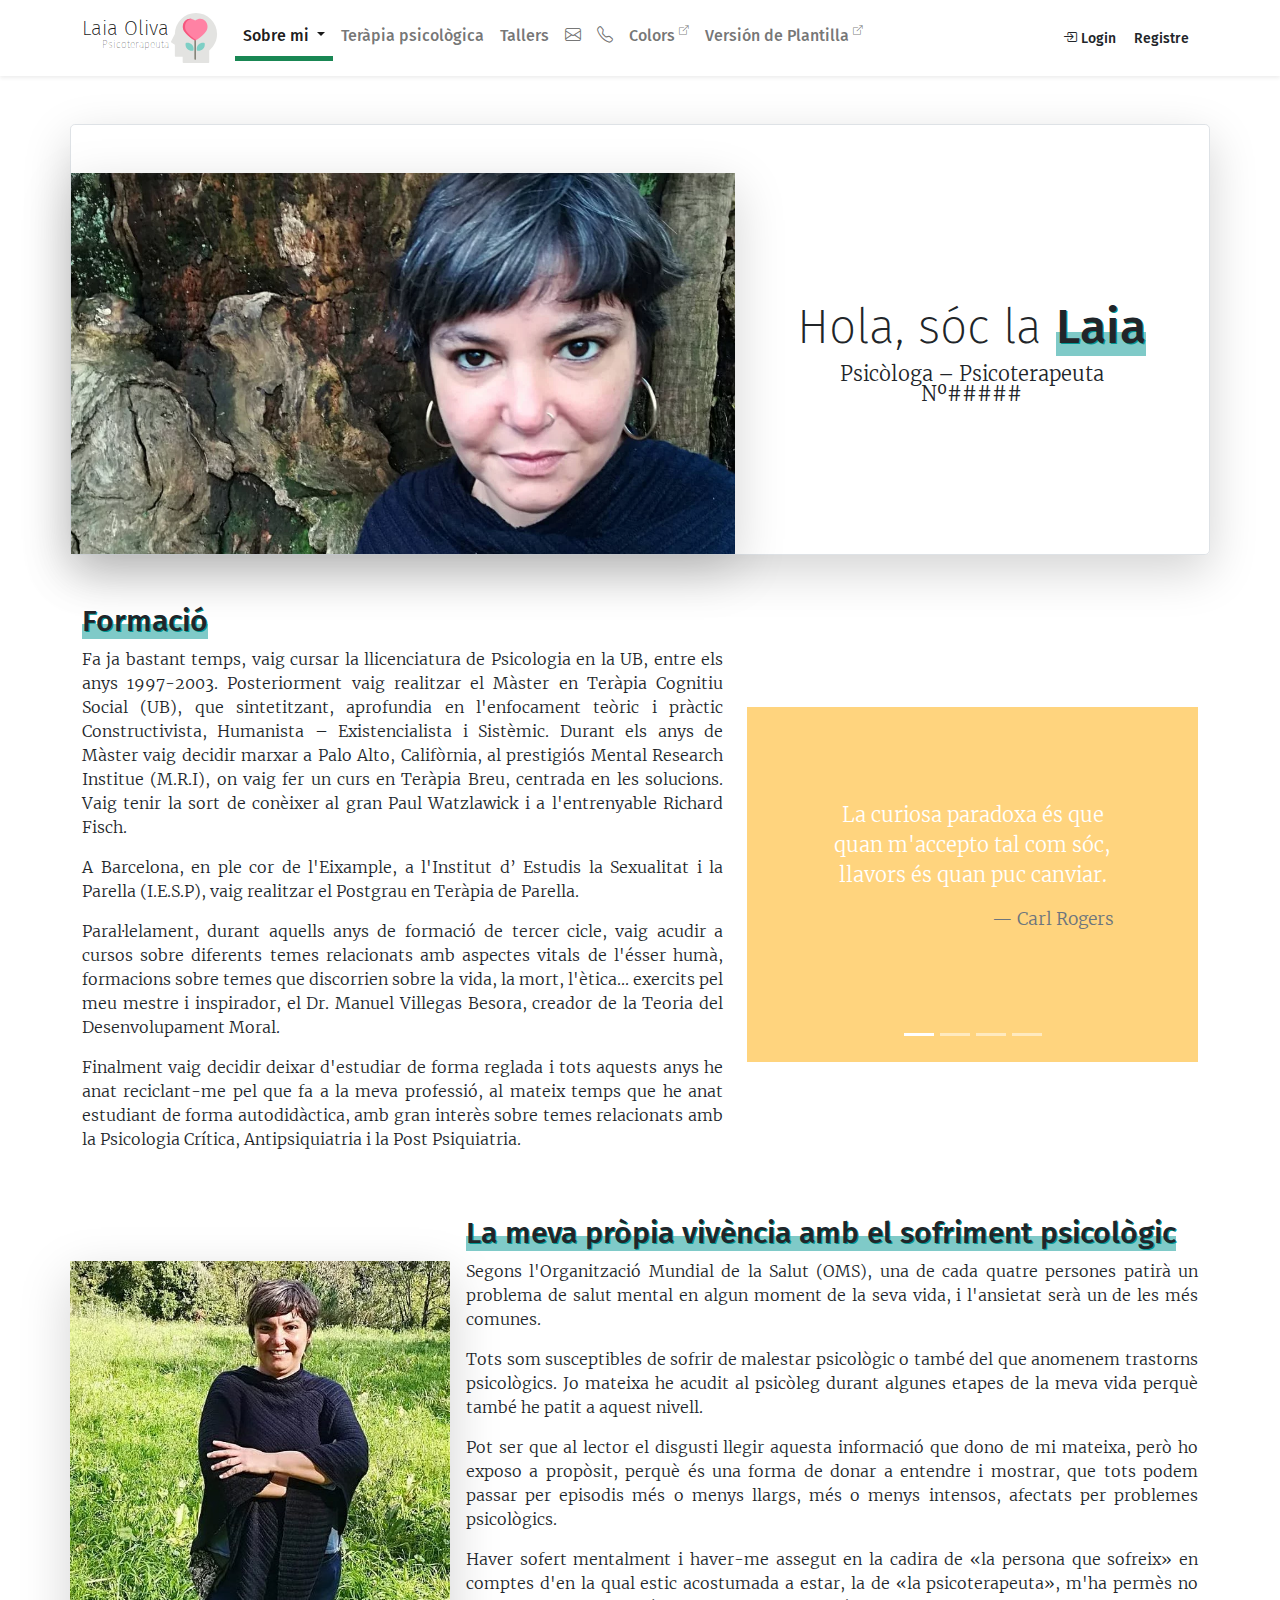
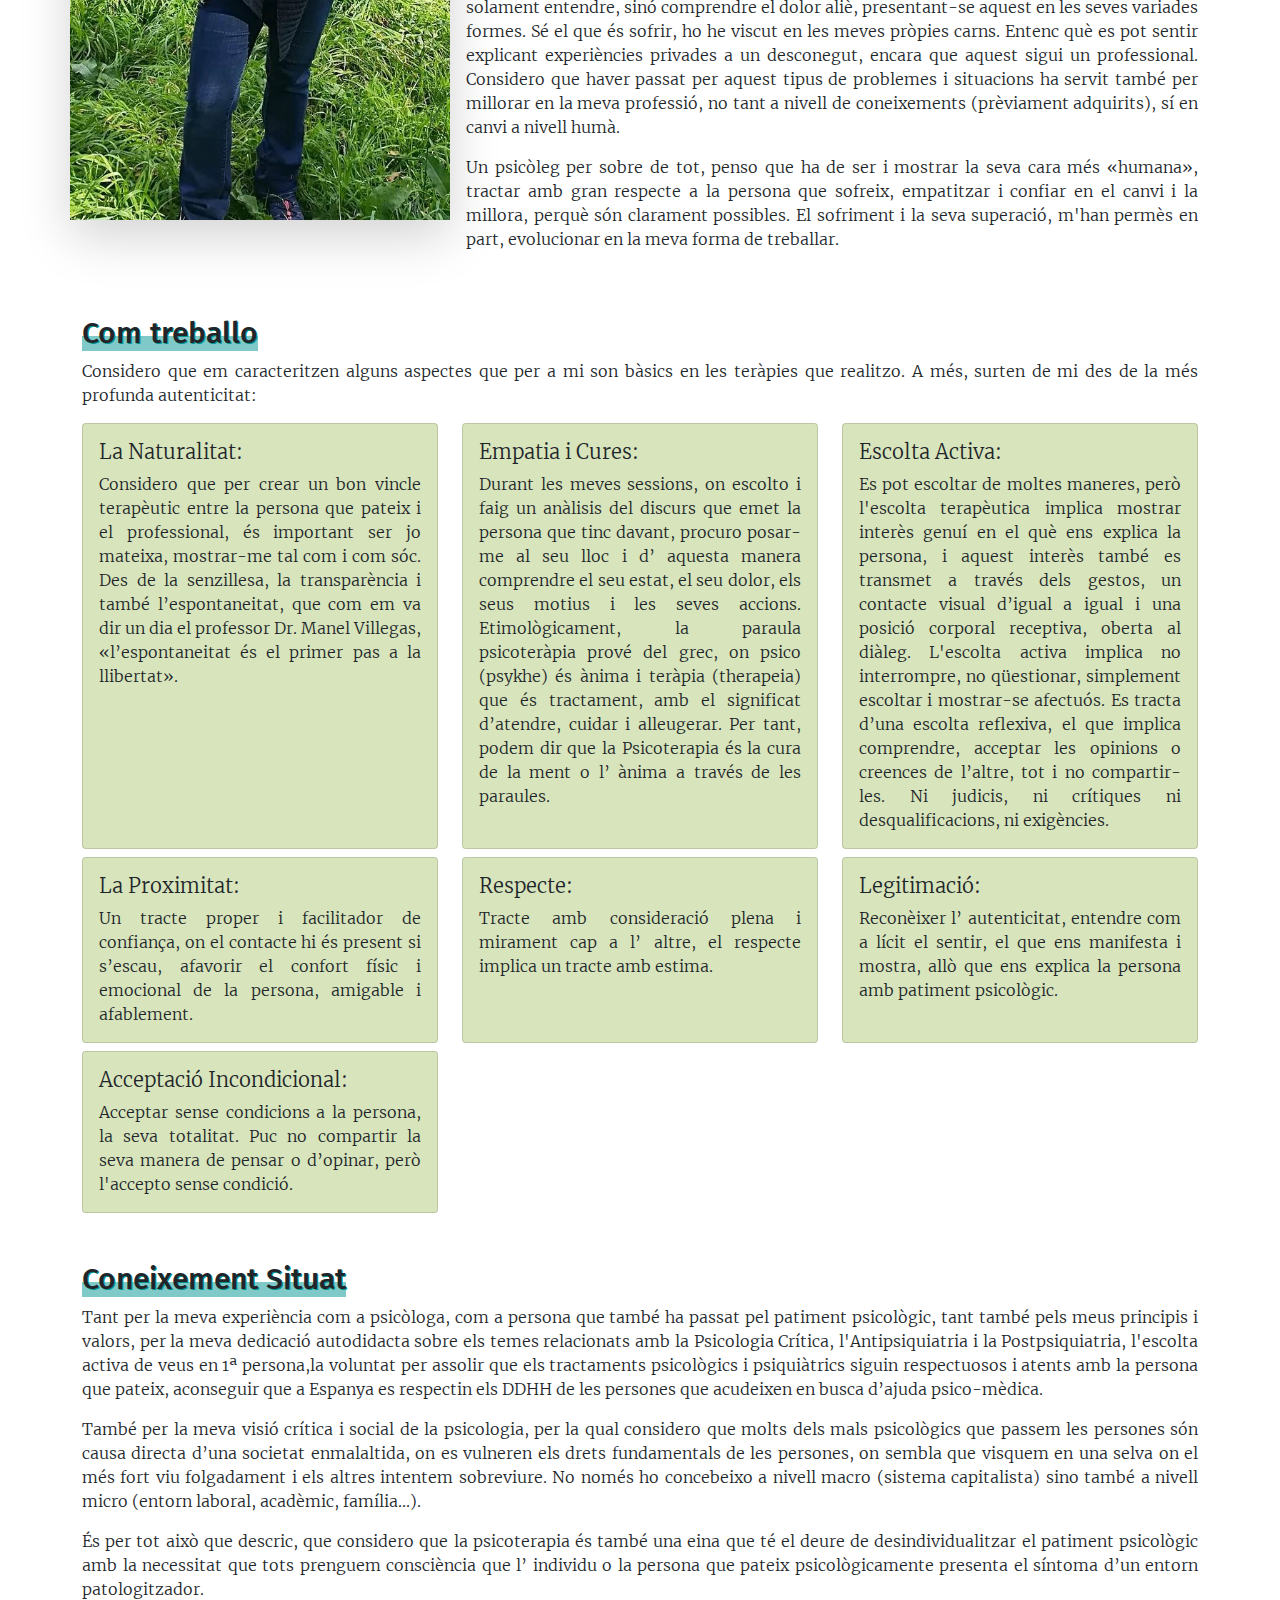
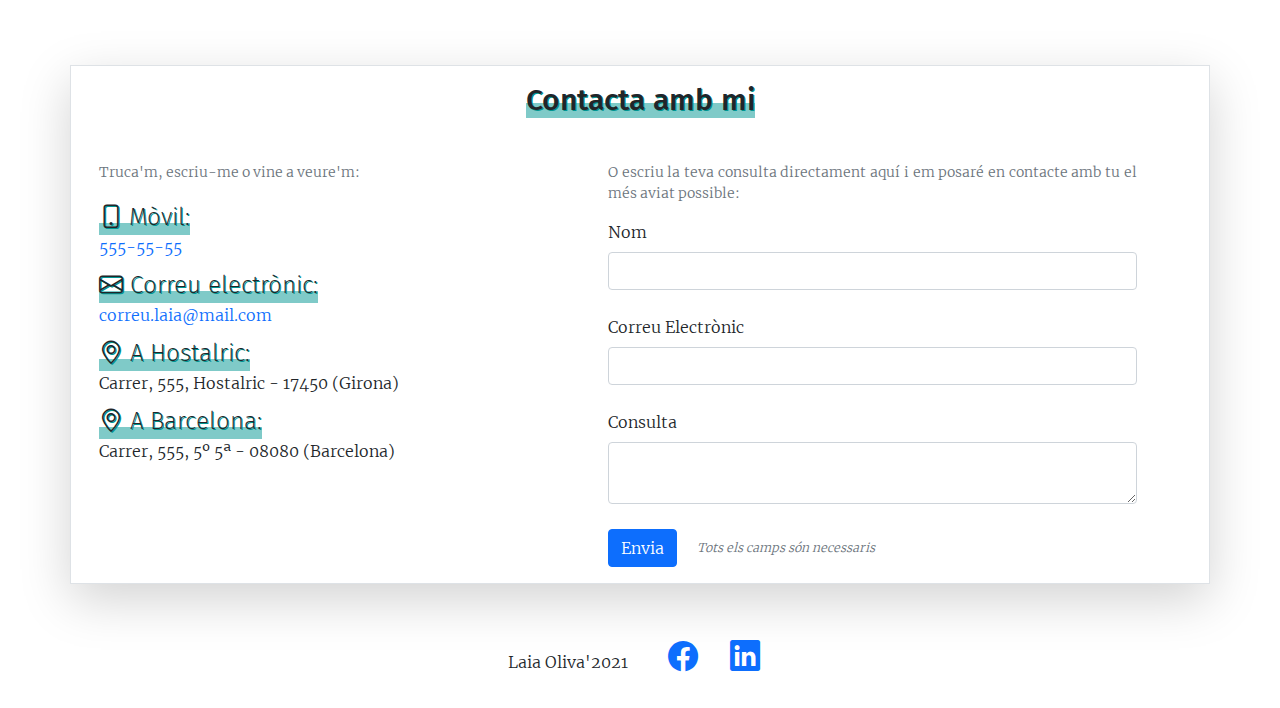
<file: index.html>
<!doctype html>
<html lang="ca">

<head>
	<meta charset="UTF-8">
	<meta name="description" content="IT Academy - Sprint 2: maquetació II (Bootstrap)">
	<meta name="keywords" content="HTML5, CSS3, Bootstrap">
	<meta name="author" content="Rubèn Nieto Perarnau">
	<link rel="apple-touch-icon" sizes="76x76" href="assets/images/favicon.png">
  	<link rel="icon" type="image/png" href="assets/images/favicon.png">
  	<meta http-equiv="X-UA-Compatible" content="IE=edge,chrome=1" />
	<meta name="viewport" content="width=device-width, initial-scale=1.0">
	<title>S2: Bootstrap - IT Academy</title>

	<!-- 
		a través de CDN: 
	-->

	<!-- Bootstrap -->
	<!-- <link href="https://cdn.jsdelivr.net/npm/bootstrap@5.0.0-beta3/dist/css/bootstrap.min.css" rel="stylesheet" integrity="sha384-eOJMYsd53ii+scO/bJGFsiCZc+5NDVN2yr8+0RDqr0Ql0h+rP48ckxlpbzKgwra6" crossorigin="anonymous"> -->

	<!-- Google Fonts -->
	<!-- <link rel="preconnect" href="https://fonts.gstatic.com"> -->
	<!-- <link href="https://fonts.googleapis.com/css2?family=Fira+Sans:wght@100;200;500;900&family=Merriweather:wght@300&display=swap" rel="stylesheet"> -->
	
	<!-- Bootstrap ICONS -->
	<!-- <link rel="stylesheet" href="https://cdn.jsdelivr.net/npm/bootstrap-icons@1.4.1/font/bootstrap-icons.css"> -->

	<!-- 
		local:
	-->
	
	<!-- Bootstrap -->
	<link href="assets/css/bootstrap.min.css" rel="stylesheet" type="text/css">

	<!-- Fonts -->
	<link href="assets/css/fonts.css" rel="stylesheet" type="text/css">

	<!-- Bootstrap ICONS -->
	<link href="assets/css/bootstrap-icons.css" rel="stylesheet" type="text/css">

	<!-- Els meus estils -->
	<link href="assets/css/styles.css" rel="stylesheet" type="text/css">


</head>

<body>
	<!-- Login Modal -->
	<div class="modal fade" id="loginModal" tabindex="-1" aria-labelledby="loginModalLabel" aria-hidden="true">
		<div class="modal-dialog modal-dialog-centered">
			<div class="modal-content">
				<div class="modal-header">
					<h5 class="modal-title" id="loginModalLabel">Login</h5>
					<button type="button" class="btn-close" data-bs-dismiss="modal" aria-label="Tancar"></button>
				</div>
				<div class="modal-body">
					<form>
						<label for="loginUsername" class="form-label">Nom d'usuari o email:</label>
						<div class="input-group mb-3">
							<span class="input-group-text"><i class="bi bi-person"></i></span>
							<span class="input-group-text"><i class="bi bi-at"></i></span>
							<input type="text" class="form-control" placeholder="" aria-label="Usuari" aria-describedby="loginUsername" id="loginUsername" required>
						</div>
						<label for="loginPassword" class="form-label">Contrasenya:</label>
						<div class="input-group mb-3">
							<span class="input-group-text"><i class="bi bi-asterisk"></i></span>
							<input type="password" class="form-control" placeholder="" aria-label="Password" aria-describedby="loginPassword" id="loginPassword" required>
						</div>
					</form>
				</div>
				<div class="modal-footer">
					<button type="button" class="btn btn-secondary" data-bs-dismiss="modal" data-bs-toggle="modal"
						data-bs-target="#registreModal">Registre</button>
					<button type="button" class="btn btn-primary" data-bs-dismiss="modal">Entra</button>
				</div>
			</div>
		</div>
	</div>
	<!-- Registre Modal -->
	<div class="modal fade" id="registreModal" tabindex="-1" aria-labelledby="registreModalLabel" aria-hidden="true">
		<div class="modal-dialog modal-dialog-centered">
			<div class="modal-content">
				<div class="modal-header">
					<h5 class="modal-title" id="registreModalLabel">Registre</h5>
					<button type="button" class="btn-close" data-bs-dismiss="modal" aria-label="Tancar"></button>
				</div>
				<div class="modal-body">
					<form>
						<label for="registreUsername" class="form-label">Nom d'usuari:</label>
						<div class="input-group mb-3">
							<span class="input-group-text"><i class="bi bi-person"></i></span>
							<input type="text" class="form-control" placeholder="" aria-label="Nom d'usuari" aria-describedby="registreUsername" id="registreUsername" required>
						</div><label for="registreEmail" class="form-label">Correu electrònic:</label>
						<div class="input-group mb-3">
							<span class="input-group-text"><i class="bi bi-at"></i></span>
							<input type="text" class="form-control" placeholder="" aria-label="Nom d'usuari" aria-describedby="registreEmail" id="registreEmail" required>
						</div>
						<label for="registrePassword" class="form-label">Contrasenya:</label>
						<div class="input-group mb-3">
							<span class="input-group-text"><i class="bi bi-asterisk"></i></span>
							<input type="password" class="form-control" placeholder="" aria-label="Password" aria-describedby="registrePassword" id="registrePassword">
						</div>
					</form>
				</div>
				<div class="modal-footer">
					<button type="button" class="btn btn-secondary" data-bs-dismiss="modal" data-bs-toggle="modal"
						data-bs-target="#loginModal">Login</button>
					<button type="button" class="btn btn-primary" data-bs-dismiss="modal">Registra't!</button>
				</div>
			</div>
		</div>
	</div>
	<header>
		<nav class="navbar navbar-expand-lg navbar-light bg-light shadow-sm max-height-100">
			<div class="container">
				<a class="navbar-brand" href="#">
					<img src="assets/images/emotions.svg" alt="Logotip" height="50">
					<div class="float-start text-logo">
						<p>Laia Oliva</p>
						<p>Psicoterapeuta</p>
					</div>
				</a>
				<button class="navbar-toggler" type="button" data-bs-toggle="collapse"
					data-bs-target="#navbarSupportedContent" aria-controls="navbarSupportedContent"
					aria-expanded="false" aria-label="Toggle navigation">
					<span class="navbar-toggler-icon"></span>
				</button>
				<div class="collapse navbar-collapse" id="navbarSupportedContent">
					<ul class="navbar-nav me-auto mb-2 mb-lg-0 nav-pills">
						<li class="nav-item dropdown">
							<a class="nav-link dropdown-toggle active" href="index.html" id="navbarDropdown" role="button"
								data-bs-toggle="dropdown" aria-expanded="false">Sobre mi
							</a>
							<ul class="dropdown-menu" aria-labelledby="navbarDropdown">
								<li><a class="dropdown-item" href="index.html#formacio">Formació</a></li>
								<li><a class="dropdown-item" href="index.html#propia-experiencia">Pròpia vivència</a>
								</li>
								<li><a class="dropdown-item" href="index.html#com-treballo">Com treballo</a></li>
								<li><a class="dropdown-item" href="index.html#coneixement-situat">Coneixement situat</a>
								</li>
							</ul>
						</li>
						<li class="nav-item">
							<a class="nav-link" href="#">Teràpia psicològica</a>
						</li>
						<li class="nav-item">
							<a class="nav-link" href="#">Tallers</a>
						</li>
						<li class="nav-item">
							<a class="nav-link" href="index.html#contacte"><i class="bi bi-envelope"></i></a>
						</li>
						<li class="nav-item">
							<a class="nav-link" href="#"><i class="bi bi-telephone"></i></a>
						</li>
						<li class="nav-item">
							<a class="nav-link" href="colors.html">Colors <small class="align-top"><i class="bi bi-box-arrow-up-right"></i></small></a>
						</li>
						<li class="nav-item">
							<a class="nav-link" href="plantilla.html" target="_blank">Versión de Plantilla <small class="align-top"><i class="bi bi-box-arrow-up-right"></i></small></a>
						</li>
					</ul>
				</div>
				<form class="d-flex">
					<button class="btn btn-sm" type="button" data-bs-toggle="modal" data-bs-target="#loginModal">
						<i class="bi bi-box-arrow-in-right"></i> Login
					</button>
					<button class="btn btn-sm" type="button" data-bs-toggle="modal" data-bs-target="#registreModal">
						Registre
					</button>
				</form>
			</div>
		</nav>
	</header>
	<main class="container-fluid">
		<header class="container mt-5">
			<div class="row pb-0 pt-lg-5 align-items-center rounded-3 border shadow-lg">
				<div class="col-lg-5 p-3 p-lg-4 pt-lg-3">
					<h1 class="display-5 lh-5 text-center">Hola, sóc la <strong>Laia</strong></h1>
					<p class="lead lh-1 text-center">
						Psicòloga – Psicoterapeuta<br />
						Nº#####
					</p>
				</div>
				<div class="col-lg-7 order-lg-first p-0 overflow-hidden shadow-lg">
					<div class="overflow-hidden">
						<img class="d-block rounded-lg-3 rounded-xlg-5 img-fluid" src="assets/images/laia1.webp"
							alt="Foto Laia Oliva">
					</div>
				</div>
			</div>
		</header>
		<!-- Sobre Mi -->
		<section class="container mt-5">
			<!-- Formació -->
			<div class="row align-items-center">
				<div class="col-lg-7">
					<h2 id="formacio"><strong>Formació</strong></h2>
					<p> Fa ja bastant temps, vaig cursar la llicenciatura de Psicologia en la UB, entre els anys
						1997-2003.
						Posteriorment vaig realitzar el Màster en Teràpia Cognitiu Social (UB), que sintetitzant,
						aprofundia
						en l'enfocament teòric i pràctic Constructivista, Humanista – Existencialista i Sistèmic.
						Durant els anys de Màster vaig decidir marxar a Palo Alto, Califòrnia, al prestigiós Mental
						Research
						Institue (M.R.I), on vaig fer un curs en Teràpia Breu, centrada en les solucions.
						Vaig tenir la sort de conèixer al gran Paul Watzlawick i a l'entrenyable Richard Fisch.
					</p>
					<p>
						A Barcelona, en ple cor de l'Eixample, a l'Institut d’ Estudis la Sexualitat i la Parella
						(I.E.S.P),
						vaig realitzar el Postgrau en Teràpia de Parella.
					</p>
					<p>
						Paral·lelament, durant aquells anys de formació de tercer cicle, vaig acudir a cursos sobre
						diferents
						temes relacionats amb aspectes vitals de l'ésser humà, formacions sobre temes que discorrien
						sobre la
						vida, la mort, l'ètica... exercits pel meu mestre i inspirador, el Dr. Manuel Villegas Besora,
						creador
						de la Teoria del Desenvolupament Moral.
					</p>
					<p>
						Finalment vaig decidir deixar d'estudiar de forma reglada i tots aquests anys he anat
						reciclant-me pel
						que fa a la meva professió, al mateix temps que he anat estudiant de forma autodidàctica, amb
						gran
						interès sobre temes relacionats amb la Psicologia Crítica, Antipsiquiatria i la Post
						Psiquiatria.
					</p>
				</div>
				<div class="col-lg-5">
					<div id="carouselFrases" class="carousel slide carousel-fade" data-bs-ride="carousel">
						<div class="carousel-indicators">
							<button type="button" data-bs-target="#carouselFrases" data-bs-slide-to="0" class="active"
								aria-current="true" aria-label="Frase 1"></button>
							<button type="button" data-bs-target="#carouselFrases" data-bs-slide-to="1"
								aria-label="Frase 2"></button>
							<button type="button" data-bs-target="#carouselFrases" data-bs-slide-to="2"
								aria-label="Frase 3"></button>
							<button type="button" data-bs-target="#carouselFrases" data-bs-slide-to="3"
								aria-label="Frase 4"></button>
						</div>
						<div class="carousel-inner">
							<div class="carousel-item active">
								<img src="assets/images/frase1.jpg" class="d-block w-100" alt="Fons Frase 1">
								<div class="carousel-caption d-flex align-items-center top-0">
									<div class="card-body">
										<blockquote class="blockquote">
											<p>La curiosa paradoxa és que quan m'accepto tal com sóc, llavors és quan
												puc canviar.</p>
											<footer class="blockquote-footer mt-3 text-end">Carl Rogers</footer>
										</blockquote>
									</div>
								</div>
							</div>
							<div class="carousel-item">
								<img src="assets/images/frase2.jpg" class="d-block w-100" alt="Fons Frase 2">
								<div class="carousel-caption d-flex align-items-center top-0">
									<div class="card-body">
										<blockquote class="blockquote">
											<p>La veritable felicitat està en acceptar-se un mateix i entrar en contacte
												amb un mateix.</p>
											<footer class="blockquote-footer mt-3 text-end">Carl Rogers</footer>
										</blockquote>
									</div>
								</div>
							</div>
							<div class="carousel-item">
								<img src="assets/images/frase3.jpg" class="d-block w-100" alt="Fons Frase 3">
								<div class="carousel-caption d-flex align-items-center top-0">
									<div class="card-body">
										<blockquote class="blockquote mb-0">
											<p>Una persona, en descubrir que és estimada per ser com és, no pel que
												pretèn ser, sentirà que mereix respecte i amor.</p>
											<footer class="blockquote-footer mt-3 text-end">Carl Rogers</footer>
										</blockquote>
									</div>
								</div>
							</div>
							<div class="carousel-item">
								<img src="assets/images/frase4.jpg" class="d-block w-100" alt="Fons Frase 4">
								<div class="carousel-caption d-flex align-items-center top-0">
									<div class="card-body">
										<blockquote class="blockquote mb-0">
											<p>La bona vida és un procés, no un estat del ser. Es tracta d'una direcció,
												no d'un
												destí.</p>
											<footer class="blockquote-footer mt-3 text-end">Carl Rogers</footer>
										</blockquote>
									</div>
								</div>
							</div>
						</div>
					</div>
				</div>
			</div>
			<!-- Pròpia experiència -->
			<div class="row mt-5 align-items-center">
				<div class="col-lg-8 ps-lg-3">
					<h2 id="propia-experiencia"><strong>La meva pròpia vivència amb el sofriment psicològic</strong>
					</h2>
					<p>
						Segons l'Organització Mundial de la Salut (OMS), una de cada quatre persones patirà un problema
						de salut mental en algun moment de la seva vida, i l'ansietat serà un de les més comunes.
					</p>
					<p>
						Tots som susceptibles de sofrir de malestar psicològic o també del que anomenem trastorns
						psicològics. Jo mateixa he acudit al psicòleg durant algunes etapes de la meva vida perquè també
						he patit a
						aquest nivell.
					</p>
					<p>
						Pot ser que al lector el disgusti llegir aquesta informació que dono de mi mateixa, però ho
						exposo a propòsit, perquè és una forma de donar a entendre i mostrar, que tots podem passar
						per episodis més o menys llargs, més o menys intensos, afectats per problemes psicològics.
					</p>
					<p>
						Haver sofert mentalment i haver-me assegut en la cadira de «la persona que sofreix» en comptes
						d'en la qual estic acostumada a estar, la de «la psicoterapeuta», m'ha permès no solament
						entendre, sinó comprendre el dolor aliè, presentant-se aquest en les seves variades formes. Sé
						el que és sofrir, ho he viscut en les
						meves pròpies carns.
						Entenc què es pot sentir explicant experiències privades a un desconegut, encara que aquest
						sigui un
						professional.
						Considero que haver passat per aquest tipus de problemes i situacions ha servit també per
						millorar en la meva professió, no tant a nivell de coneixements (prèviament adquirits), sí en
						canvi a nivell humà.
					</p>
					<p>
						Un psicòleg per sobre de tot, penso que ha de ser i mostrar la seva cara més «humana», tractar
						amb
						gran respecte
						a la persona que sofreix, empatitzar i confiar en el canvi i la millora, perquè són clarament
						possibles.
						El sofriment i la seva superació, m'han permès en part, evolucionar en la meva forma de
						treballar.
					</p>
				</div>
				<div class="col-lg-4 order-lg-first p-0 shadow-lg">
					<picture>
						<source media="(min-width:992px)" srcset="assets/images/laia3-v.jpg">
						<img class="img-fluid" src="assets/images/laia2.jpg" alt="Foto Laia Oliva">
					</picture>
				</div>
			</div>
			<!-- Com Treballo -->
			<div class="row mt-5">
				<h2 id="com-treballo"><strong>Com treballo</strong></h2>
				<p>
					Considero que em caracteritzen alguns aspectes que per a mi son bàsics en les teràpies que
					realitzo. A més, surten de mi des de la més profunda autenticitat:
				</p>
			</div>
			<div class="row row-cols-auto row-cols-lg-3 row-cols-xxl-4 gy-2">
				<div class="col d-flex align-items-stretch">
					<div class="card bg-color2">
						<div class="card-body">
							<h5 class="card-title">La Naturalitat:</h5>
							<p class="card-text">Considero que per crear un bon vincle terapèutic entre la persona que
								pateix i el
								professional,
								és important ser jo mateixa, mostrar-me tal com i com sóc. Des de la senzillesa, la
								transparència
								i també l’espontaneitat, que com em va dir un dia el professor Dr. Manel Villegas,
								«l’espontaneitat
								és el primer pas a la llibertat».</p>
						</div>
					</div>
				</div>
				<div class="col d-flex align-items-stretch">
					<div class="card bg-color2">
						<div class="card-body">
							<h5 class="card-title">Empatia i Cures:</h5>
							<p class="card-text">Durant les meves sessions, on escolto i faig un anàlisis del discurs
								que emet la persona que
								tinc davant,
								procuro posar-me al seu lloc i d’ aquesta manera comprendre el seu estat, el seu dolor,
								els
								seus motius i
								les seves accions. Etimològicament, la paraula psicoteràpia prové del grec, on psico
								(psykhe) és ànima i
								teràpia (therapeia) que és tractament, amb el significat d’atendre, cuidar i alleugerar.
								Per
								tant, podem dir
								que la Psicoterapia és la cura de la ment o l’ ànima a través de les paraules.</p>
						</div>
					</div>
				</div>
				<div class="col d-flex align-items-stretch">
					<div class="card bg-color2">
						<div class="card-body">
							<h5 class="card-title">Escolta Activa:</h5>
							<p class="card-text">Es pot escoltar de moltes maneres, però l'escolta terapèutica
								implica mostrar interès
								genuí en el què ens explica la persona, i aquest interès també es transmet a través
								dels
								gestos, un contacte visual d’igual a igual i una posició corporal receptiva, oberta
								al
								diàleg. L'escolta activa implica no interrompre, no qüestionar, simplement escoltar
								i
								mostrar-se afectuós. Es tracta d’una escolta reflexiva, el que implica comprendre,
								acceptar les opinions o creences de l’altre, tot i no compartir-les. Ni judicis,
								ni crítiques ni desqualificacions, ni exigències.</p>
						</div>
					</div>
				</div>
				<div class="col d-flex align-items-stretch">
					<div class="card bg-color2">
						<div class="card-body">
							<h5 class="card-title">La Proximitat:</h5>
							<p class="card-text">Un tracte proper i facilitador de confiança, on el contacte hi és
								present si s’escau,
								afavorir el confort físic i emocional de la persona, amigable i afablement.
							</p>
						</div>
					</div>
				</div>
				<div class="col d-flex align-items-stretch">
					<div class="card bg-color2">
						<div class="card-body">
							<h5 class="card-title">Respecte:</h5>
							<p class="card-text">Tracte amb consideració plena i mirament cap a l’ altre, el respecte
								implica un tracte amb
								estima.</p>
						</div>
					</div>
				</div>
				<div class="col d-flex align-items-stretch">
					<div class="card bg-color2">
						<div class="card-body">
							<h5 class="card-title">Legitimació:</h5>
							<p class="card-text">Reconèixer l’ autenticitat, entendre com a lícit el sentir, el que ens
								manifesta i mostra,
								allò que
								ens explica la persona amb patiment psicològic.</p>
						</div>
					</div>
				</div>
				<div class="col d-flex align-items-stretch">
					<div class="card bg-color2">
						<div class="card-body">
							<h5 class="card-title">Acceptació Incondicional:</h5>
							<p class="card-text">Acceptar sense condicions a la persona, la seva totalitat. Puc no
								compartir la seva manera
								de pensar
								o d’opinar, però l'accepto sense condició.</p>
						</div>
					</div>
				</div>
			</div>
			<!-- Coneixement Situat -->
			<div class="row mt-5">
				<h2 id="coneixement-situat"><strong>Coneixement Situat</strong></h2>
				<p>
					Tant per la meva experiència com a psicòloga, com a persona que també ha passat pel patiment
					psicològic, tant també pels meus principis i valors, per la meva dedicació autodidacta sobre
					els temes relacionats amb la Psicologia Crítica, l'Antipsiquiatria i la Postpsiquiatria,
					l'escolta activa de veus en 1ª persona,la voluntat per assolir que els tractaments psicològics
					i psiquiàtrics siguin respectuosos i atents amb la persona que pateix, aconseguir que a Espanya
					es respectin els DDHH de les persones que acudeixen en busca d’ajuda psico-mèdica.
				</p>
				<p>
					També per la meva visió crítica i social de la psicologia, per la qual considero que molts dels mals
					psicològics que passem les persones són causa directa d’una societat enmalaltida, on es
					vulneren els drets fundamentals de les persones, on sembla que visquem en una selva on el més
					fort viu folgadament i els altres intentem sobreviure. No només ho concebeixo a nivell macro
					(sistema capitalista) sino també a nivell micro (entorn laboral, acadèmic, família...).
				</p>
				<p>
					És per tot això que descric, que considero que la psicoterapia és també una eina que té el
					deure de desindividualitzar el patiment psicològic amb la necessitat que tots prenguem
					consciència que l’ individu o la persona que pateix psicològicamente presenta el síntoma d’un
					entorn patologitzador.
				</p>
			</div>
		</section>
		<section class="container my-5 border shadow-lg" id="contacte">
			<div class="row p-3 text-center">
				<h2><strong>Contacta amb mi</strong></h2>
			</div>
			<div class="row p-3 gap-5">
				<div class="col-lg-5">
					<p class="form-text mb-3">Truca'm, escriu-me o vine a veure'm:</p>
					<address>
						<dl>
							<dt><i class="bi bi-phone"></i> Mòvil:</dt>
							<dd><a href="#">555-55-55</a></dd>
							<dt><i class="bi bi-envelope"></i> Correu electrònic:</dt>
							<dd><a href="mailto:#">correu.laia@mail.com</a></dd>
							<dt><i class="bi bi-geo-alt"></i> A Hostalric:</dt>
							<dd>Carrer, 555, Hostalric - 17450 (Girona)</dd>
							<dt><i class="bi bi-geo-alt"></i> A Barcelona:</dt>
							<dd>Carrer, 555, 5º 5ª - 08080 (Barcelona)</dd>
						</dl>
					</address>
				</div>
				<div class="col-lg-6">
					<form>
						<p class="mb-3 form-text">O escriu la teva consulta directament aquí i em posaré en contacte amb
							tu el més aviat possible:</p>
						<div>
							<label for="inputNom" class="form-label">Nom</label>
							<input type="text" class="form-control" id="inputNom" aria-describedby="nomHelp" required>
							<div id="nomHelp" class="form-text invisible"><small>Escriu el teu nom per dirigir-me a
									tu.</small>
							</div>
						</div>
						<div>
							<label for="inputEmail" class="form-label">Correu Electrònic</label>
							<input type="email" class="form-control" id="inputEmail" aria-describedby="emailHelp"
								required>
							<div id="emailHelp" class="form-text invisible"><small>Mai comparteixo l'email amb ningú
									més.</small>
							</div>
						</div>
						<div>
							<label for="inputConsulta" class="form-label">Consulta</label>
							<textarea type="text" class="form-control" id="inputConsulta"
								aria-describedby="consultaHelp"></textarea>
							<div id="AssumpteHelp" class="form-text invisible"><small>Escriu aquí la teva
									consulta.</small></div>
						</div>
						<div class="justify-content-end">
							<button type="submit" class="btn btn-primary">Envia</button>
							<span id="passwordHelpInline" class="form-text ps-3"><small><em>Tots els camps són
										necessaris</em></small></span>
						</div>
					</form>
				</div>
			</div>
		</section>
	</main>
	<footer class="container mb-3">
		<div class="row align-items-center">
			<div class="col-6">
				<ul class="nav justify-content-end">
					<li class="nav-item">
						Laia Oliva'2021
					</li>
				</ul>
			</div>
			<div class="col-6">
				<ul class="nav justify-content-start">
					<li class="nav-item">
						<h2><a href="#" class="nav-link"><i class="bi bi-facebook"></i></a></h2>
					</li>
					<li class="nav-item">
						<h2><a href="#" class="nav-link"><i class="bi bi-linkedin"></i></a></h2>
					</li>
				</ul>
			</div>
		</div>
	</footer>
	<!-- Bootstrap JS Bundle with Popper -->
	<!-- CDN-->
	<!-- <script src="https://cdn.jsdelivr.net/npm/bootstrap@5.0.0-beta3/dist/js/bootstrap.bundle.min.js" integrity="sha384-JEW9xMcG8R+pH31jmWH6WWP0WintQrMb4s7ZOdauHnUtxwoG2vI5DkLtS3qm9Ekf" crossorigin="anonymous"></script> -->
	<!-- local -->
	<script src="assets/js/bootstrap.bundle.min.js" type="text/javascript"></script>
</body>

</html>
</file>
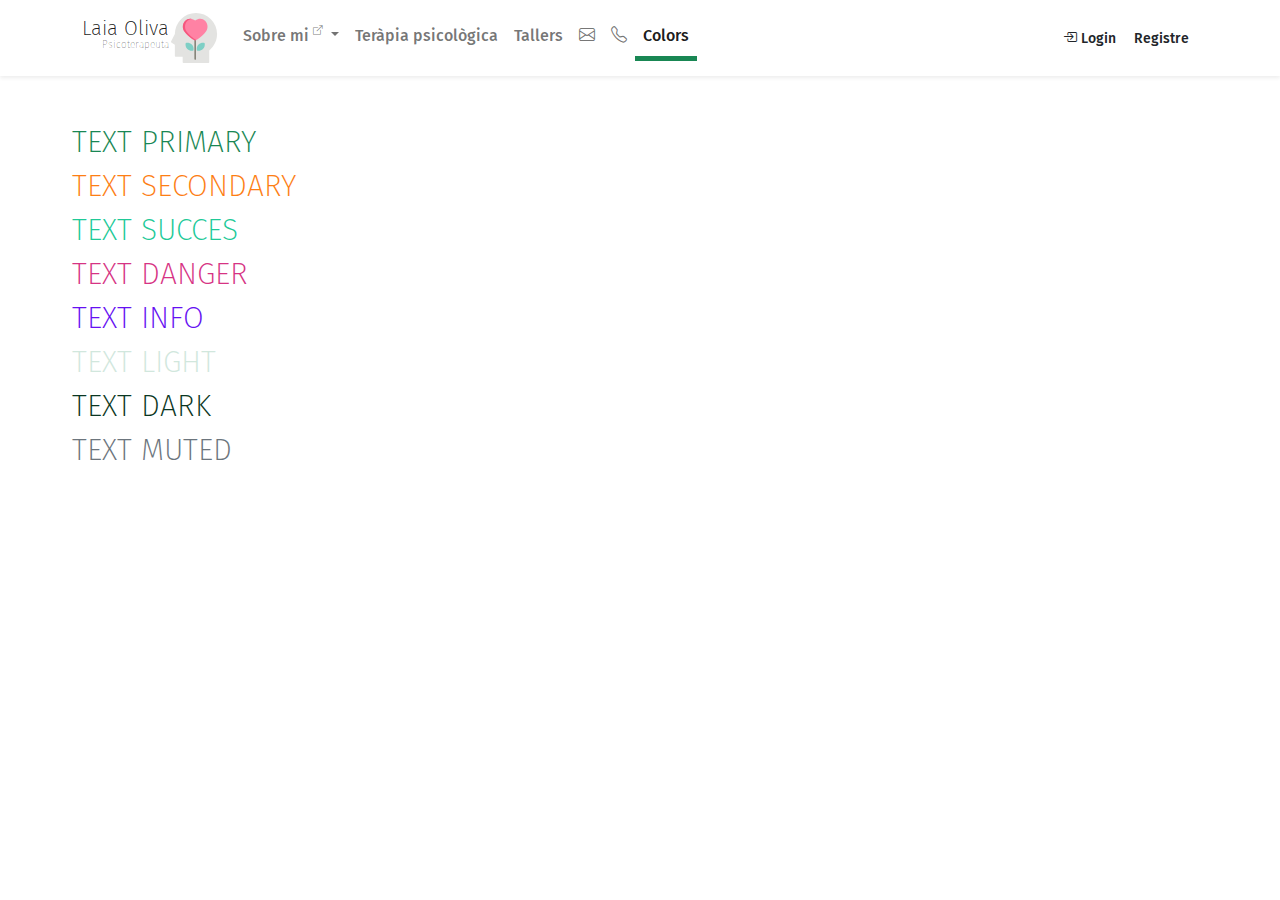
<file: colors.html>
<!doctype html>
<html lang="ca">

<head>
	<meta charset="UTF-8">
	<meta name="description" content="IT Academy - Sprint 2: maquetació II (Bootstrap)">
	<meta name="keywords" content="HTML5, CSS3, Bootstrap">
	<meta name="author" content="Rubèn Nieto Perarnau">
	<meta name="viewport" content="width=device-width, initial-scale=1.0">
	<title>S2: Bootstrap - IT Academy</title>

	<!-- 
		a través de CDN: 
	-->

	<!-- Bootstrap -->
	<!-- <link href="https://cdn.jsdelivr.net/npm/bootstrap@5.0.0-beta3/dist/css/bootstrap.min.css" rel="stylesheet" integrity="sha384-eOJMYsd53ii+scO/bJGFsiCZc+5NDVN2yr8+0RDqr0Ql0h+rP48ckxlpbzKgwra6" crossorigin="anonymous"> -->

	<!-- Google Fonts -->
	<!-- <link rel="preconnect" href="https://fonts.gstatic.com"> -->
	<!-- <link href="https://fonts.googleapis.com/css2?family=Fira+Sans:wght@100;200;500;900&family=Merriweather:wght@300&display=swap" rel="stylesheet"> -->
	
	<!-- Bootstrap ICONS -->
	<!-- <link rel="stylesheet" href="https://cdn.jsdelivr.net/npm/bootstrap-icons@1.4.1/font/bootstrap-icons.css"> -->

	<!-- 
		local:
	-->
	
	<!-- Bootstrap -->
	<!-- <link href="assets/css/bootstrap.min.css" rel="stylesheet" type="text/css"> -->

    <!-- Bootstrap amb colors personalitzats (mètode recomanat)-->
    <link href="assets/css/bootstrap-custom.min.css" rel="stylesheet" type="text/css">

	<!-- Fonts -->
	<link href="assets/css/fonts.css" rel="stylesheet" type="text/css">

	<!-- Bootstrap ICONS -->
	<link href="assets/css/bootstrap-icons.css" rel="stylesheet" type="text/css">

	<!-- Els meus estils -->
	<link href="assets/css/styles.css" rel="stylesheet" type="text/css">

	<!-- Els meus colors (utilitzant CSS, mètode no recomanat) -->
	<!-- <link href="assets/css/customcolors.css" rel="stylesheet" type="text/css"> -->


</head>

<body>
	<!-- Login Modal -->
	<div class="modal fade" id="loginModal" tabindex="-1" aria-labelledby="loginModalLabel" aria-hidden="true">
		<div class="modal-dialog modal-dialog-centered">
			<div class="modal-content">
				<div class="modal-header">
					<h5 class="modal-title" id="loginModalLabel">Login</h5>
					<button type="button" class="btn-close" data-bs-dismiss="modal" aria-label="Tancar"></button>
				</div>
				<div class="modal-body">
					<form>
						<label for="loginUsername" class="form-label">Nom d'usuari o email:</label>
						<div class="input-group mb-3">
							<span class="input-group-text"><i class="bi bi-person"></i></span>
							<span class="input-group-text"><i class="bi bi-at"></i></span>
							<input type="text" class="form-control" placeholder="" aria-label="Usuari" aria-describedby="loginUsername" id="loginUsername" required>
						</div>
						<label for="loginPassword" class="form-label">Contrasenya:</label>
						<div class="input-group mb-3">
							<span class="input-group-text"><i class="bi bi-asterisk"></i></span>
							<input type="password" class="form-control" placeholder="" aria-label="Password" aria-describedby="loginPassword" id="loginPassword" required>
						</div>
					</form>
				</div>
				<div class="modal-footer">
					<button type="button" class="btn btn-secondary" data-bs-dismiss="modal" data-bs-toggle="modal"
						data-bs-target="#registreModal">Registre</button>
					<button type="button" class="btn btn-primary" data-bs-dismiss="modal">Entra</button>
				</div>
			</div>
		</div>
	</div>
	<!-- Registre Modal -->
	<div class="modal fade" id="registreModal" tabindex="-1" aria-labelledby="registreModalLabel" aria-hidden="true">
		<div class="modal-dialog modal-dialog-centered">
			<div class="modal-content">
				<div class="modal-header">
					<h5 class="modal-title" id="registreModalLabel">Registre</h5>
					<button type="button" class="btn-close" data-bs-dismiss="modal" aria-label="Tancar"></button>
				</div>
				<div class="modal-body">
					<form>
						<label for="registreUsername" class="form-label">Nom d'usuari:</label>
						<div class="input-group mb-3">
							<span class="input-group-text"><i class="bi bi-person"></i></span>
							<input type="text" class="form-control" placeholder="" aria-label="Nom d'usuari" aria-describedby="registreUsername" id="registreUsername" required>
						</div><label for="registreEmail" class="form-label">Correu electrònic:</label>
						<div class="input-group mb-3">
							<span class="input-group-text"><i class="bi bi-at"></i></span>
							<input type="text" class="form-control" placeholder="" aria-label="Nom d'usuari" aria-describedby="registreEmail" id="registreEmail" required>
						</div>
						<label for="registrePassword" class="form-label">Contrasenya:</label>
						<div class="input-group mb-3">
							<span class="input-group-text"><i class="bi bi-asterisk"></i></span>
							<input type="password" class="form-control" placeholder="" aria-label="Password" aria-describedby="registrePassword" id="registrePassword">
						</div>
					</form>
				</div>
				<div class="modal-footer">
					<button type="button" class="btn btn-secondary" data-bs-dismiss="modal" data-bs-toggle="modal"
						data-bs-target="#loginModal">Login</button>
					<button type="button" class="btn btn-primary" data-bs-dismiss="modal">Registra't!</button>
				</div>
			</div>
		</div>
	</div>
	<header>
		<nav class="navbar navbar-expand-lg navbar-light bg-light shadow-sm max-height-100">
			<div class="container">
				<a class="navbar-brand" href="#">
					<img src="assets/images/emotions.svg" alt="Logotip" height="50">
					<div class="float-start text-logo">
						<p>Laia Oliva</p>
						<p>Psicoterapeuta</p>
					</div>
				</a>
				<button class="navbar-toggler" type="button" data-bs-toggle="collapse"
					data-bs-target="#navbarSupportedContent" aria-controls="navbarSupportedContent"
					aria-expanded="false" aria-label="Toggle navigation">
					<span class="navbar-toggler-icon"></span>
				</button>
				<div class="collapse navbar-collapse" id="navbarSupportedContent">
					<ul class="navbar-nav me-auto mb-2 mb-lg-0 nav-pills">
						<li class="nav-item dropdown">
							<a class="nav-link dropdown-toggle" href="index.html" id="navbarDropdown" role="button"
								data-bs-toggle="dropdown" aria-expanded="false">Sobre mi <small class="align-top"><i class="bi bi-box-arrow-up-right"></i></small>
							</a>
							<ul class="dropdown-menu" aria-labelledby="navbarDropdown">
								<li><a class="dropdown-item" href="index.html#formacio">Formació</a></li>
								<li><a class="dropdown-item" href="index.html#propia-experiencia">Pròpia vivència</a>
								</li>
								<li><a class="dropdown-item" href="index.html#com-treballo">Com treballo</a></li>
								<li><a class="dropdown-item" href="index.html#coneixement-situat">Coneixement situat</a>
								</li>
							</ul>
						</li>
						<li class="nav-item">
							<a class="nav-link" href="#">Teràpia psicològica</a>
						</li>
						<li class="nav-item">
							<a class="nav-link" href="#">Tallers</a>
						</li>
						<li class="nav-item">
							<a class="nav-link" href="index.html#contacte"><i class="bi bi-envelope"></i></a>
						</li>
						<li class="nav-item">
							<a class="nav-link" href="#"><i class="bi bi-telephone"></i></a>
						</li>
                        <li class="nav-item">
							<a class="nav-link active" href="colors.html">Colors</a>
						</li>
					</ul>
				</div>
				<form class="d-flex">
					<button class="btn btn-sm" type="button" data-bs-toggle="modal" data-bs-target="#loginModal">
						<i class="bi bi-box-arrow-in-right"></i> Login
					</button>
					<button class="btn btn-sm" type="button" data-bs-toggle="modal" data-bs-target="#registreModal">
						Registre
					</button>
				</form>
			</div>
		</nav>
	</header>
	<main class="container-fluid">
        <div class="row m-5">
            <div class="col">
                <h2 class="text-primary">TEXT PRIMARY</h2>
                <h2 class="text-secondary">TEXT SECONDARY</h2>
                <h2 class="text-success">TEXT SUCCES</h2>
                <h2 class="text-danger">TEXT DANGER</h2>
                <h2 class="text-info">TEXT INFO</h2>
                <h2 class="text-light">TEXT LIGHT</h2>
                <h2 class="text-dark">TEXT DARK</h2>
                <h2 class="text-muted">TEXT MUTED</h2>
                <h2 class="text-white">TEXT WHITE</h2>
            </div>
        </div>
    </main>
	<!-- Bootstrap JS Bundle with Popper -->
	<!-- CDN-->
	<!-- <script src="https://cdn.jsdelivr.net/npm/bootstrap@5.0.0-beta3/dist/js/bootstrap.bundle.min.js" integrity="sha384-JEW9xMcG8R+pH31jmWH6WWP0WintQrMb4s7ZOdauHnUtxwoG2vI5DkLtS3qm9Ekf" crossorigin="anonymous"></script> -->
	<!-- local -->
	<script src="assets/js/bootstrap.bundle.min.js" type="text/javascript"></script>
</body>

</html>
</file>
<file: assets/css/fonts.css>
@font-face {
    font-family: "Fira Sans";
    src: url("../fonts/FiraSans-100.ttf") format('truetype');
    font-weight: 100;
    font-style: normal;
}

@font-face {
    font-family: "Fira Sans";
    src: url("../fonts/FiraSans-200.ttf") format('truetype');
    font-weight: 200;
    font-style: normal;
}

@font-face {
    font-family: "Fira Sans";
    src: url("../fonts/FiraSans-500.ttf") format('truetype');
    font-weight: 500;
    font-style: normal;
}

@font-face {
    font-family: "Fira Sans";
    src: url("../fonts/FiraSans-100.ttf") format('truetype');
    font-weight: 900;
    font-style: normal;
}

@font-face {
    font-family: "Merriweather";
    src: url("../fonts/Merriweather-300.ttf") format('truetype');
    font-weight: 300;
    font-style: normal;
}
</file>
<file: assets/css/styles.css>
body { font-family: 'Merriweather', serif; }

h1, h2, .navbar, dt { font-family: 'Fira Sans', sans-serif; }

.navbar { background-color: white !important; }

.nav-pills .nav-link.active {
    background-color: rgba(255, 255, 255, 0) !important;
    border-radius: 0;
    border-bottom: 5px solid var(--bs-green);
}

h1 { 
    font-weight: 500; 
    font-size: 3em; 
}

h2 { 
    font-weight: 200;
    font-size: 1.875em;
}

.text-logo p { 
    font-weight: 200; 
    margin: 0;
}

.text-logo p:last-of-type { 
    font-weight: 100; 
    font-size: 0.5em;
    text-align: right;
    line-height: .5em;
}

strong, dt {
    box-shadow: inset 0 -0.5em rgba(0, 149, 145, 0.5);
    text-shadow: 1px 1px rgb(0, 149, 145);
}

strong { font-weight: bolder; }

dt { 
    display: inline-block; 
    font-weight: 200;
}

p:not(blockquote p), dd { text-align: justify; }

.bg-secondary { background-color: #950004 !important; }

.bg-secondary-light { background-color: #E7CFD1 !important; }

.bg-primary-light { background-color: #CFE7E5 !important; }

.bg-color1 { background-color: #FFD47E; }
.bg-color2 { background-color: #D7E4BC; }
.bg-color3 { background-color: #FFC4AC; }
.bg-color4 { background-color: #D4E3FE, }

address dt { font-size: 1.5em; }
address a { text-decoration: none; }

small.align-top { font-size: 0.6em; }
</file>
<file: assets/css/customcolors.css>
/* canviant classes */
.text-primary { color: #198754 !important; }   /* $green */
.text-secondary { color: #fd7e14 !important; } /* $orange */ 
.text-success { color: #20c997 !important; }   /* $teal */
.text-danger { color: #d63384 !important; }    /* $pink */
.text-info { color: #6610f2 !important; }      /* $indigo */
.text-light { color: #d1e7dd !important; }     /* $green-100 */
.text-dark { color: #0b3623 !important; }      /* $green-800 */
.text-muted { color: #c8cbcd !important; }     /* $gray-400 */
.text-white { color: #f8f9fa !important; }     /* $gray-100 */

/* canviant classes utilitzant canviant variables */
.text-primary { color: var(--bs-green) !important; }
.text-secondary { color: var(--bs-orange) !important; }
.text-success { color: var(--bs-teal) !important; }
.text-danger { color: var(--bs-pink) !important; }
.text-info { color: var(--bs-indigo) !important; }
</file>
